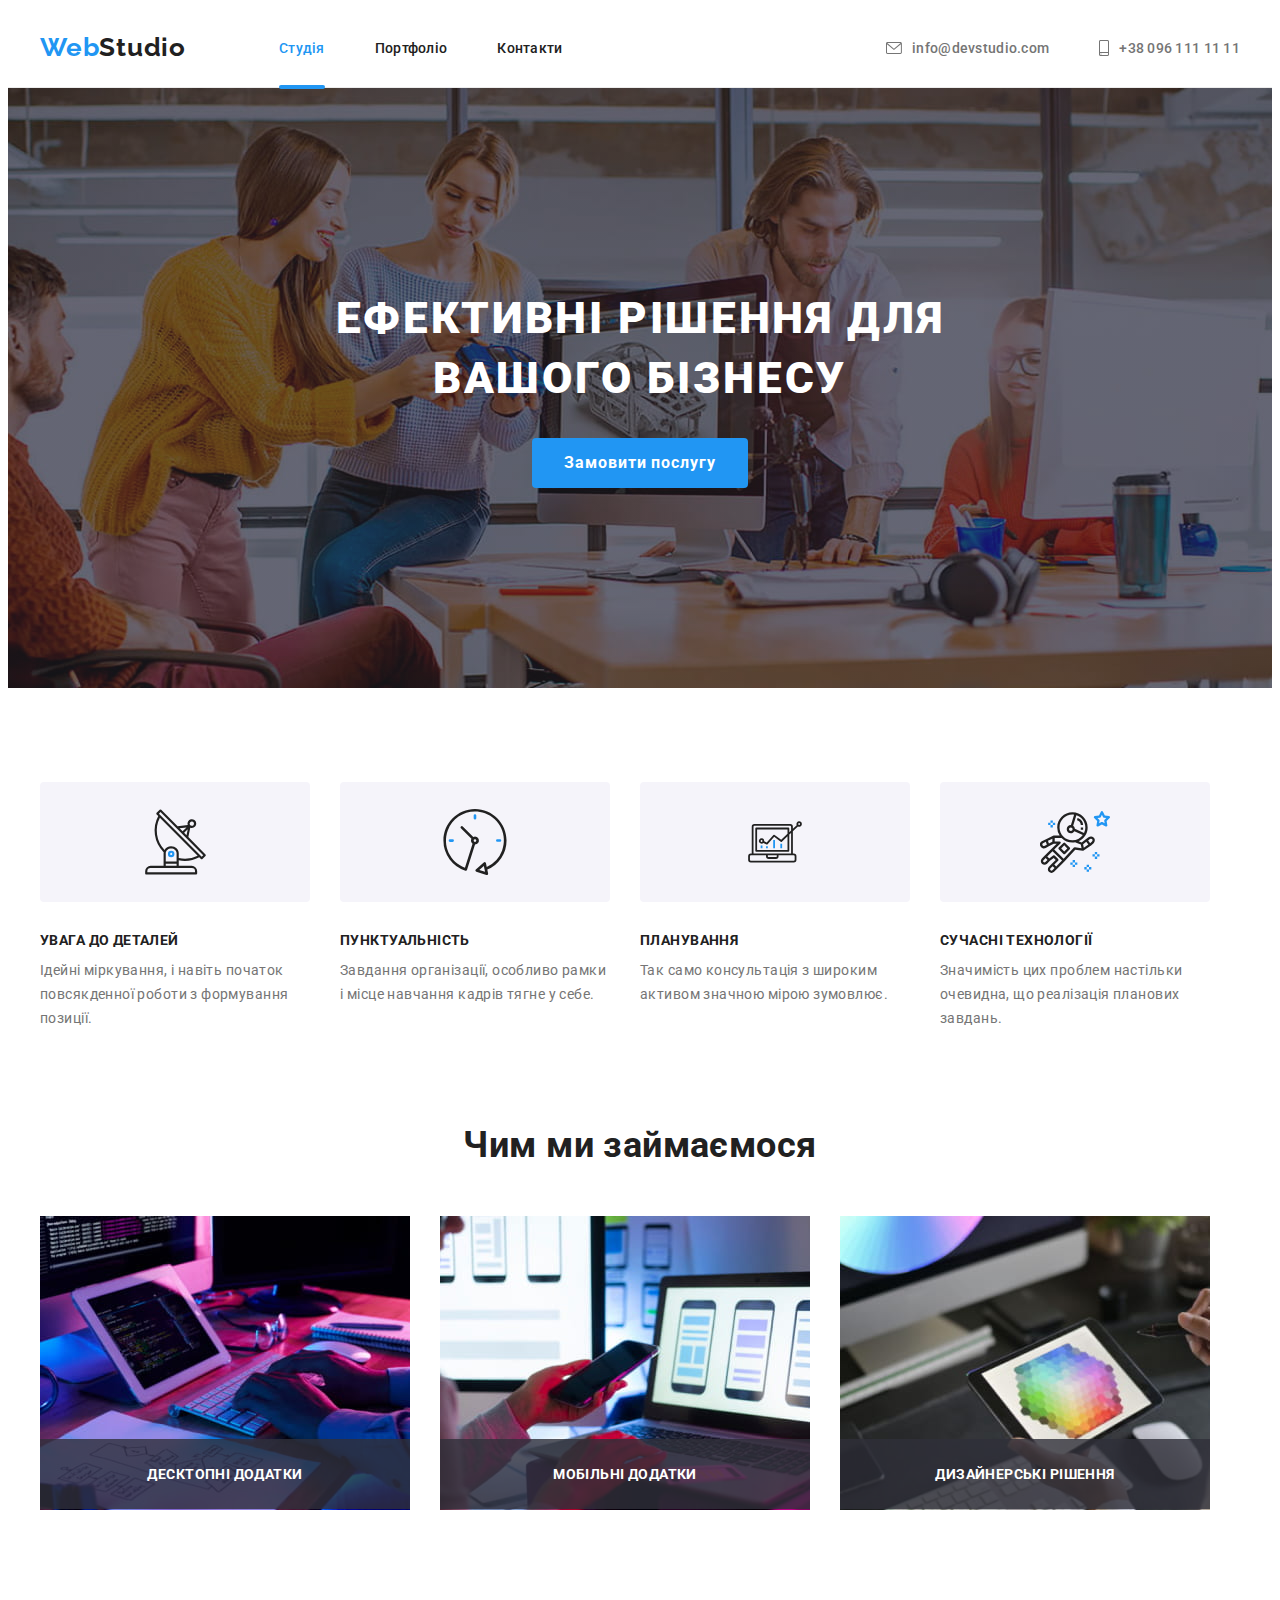
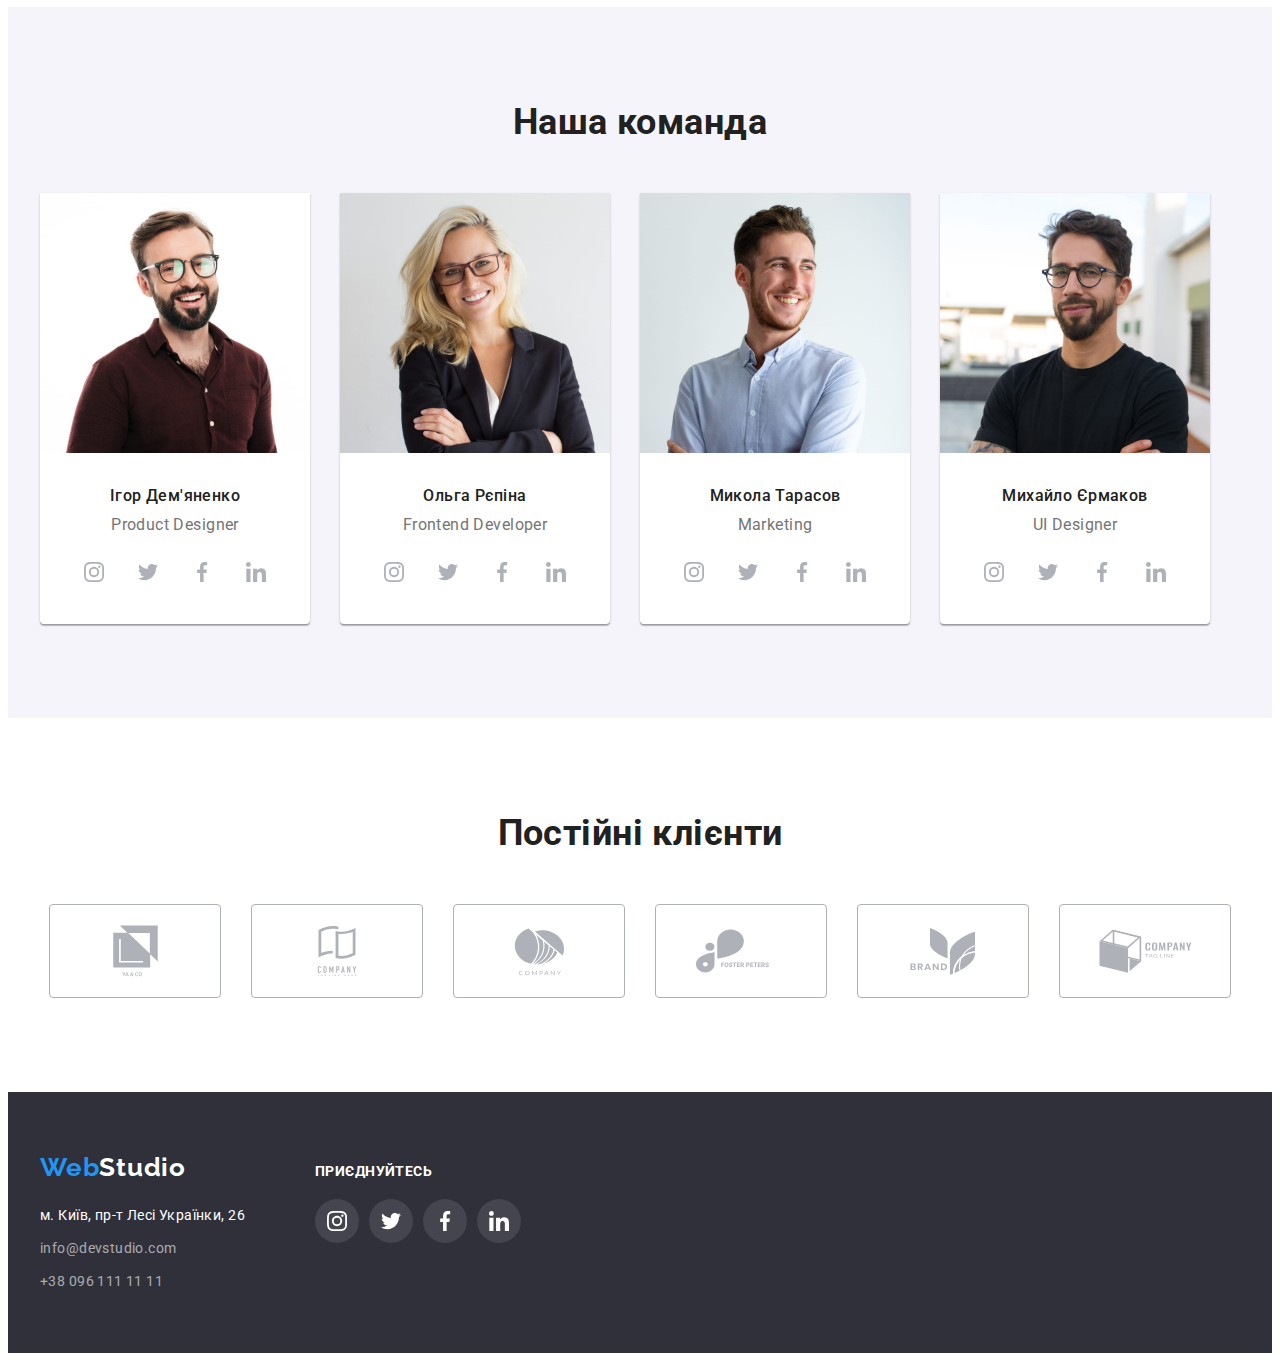
<file: index.html>
<!DOCTYPE html>
<html lang="uk">
  <head>
    <meta charset="UTF-8" />
    <meta http-equiv="X-UA-Compatible" content="IE=edge" />
    <meta name="viewport" content="width=device-width, initial-scale=1.0" />
    <meta name="description" content="Студія веб-розробки" />
    <link rel="stylesheet" href="https://cdnjs.cloudflare.com/ajax/libs/modern-normalize/1.1.0/modern-normalize.min.css" integrity="sha512-wpPYUAdjBVSE4KJnH1VR1HeZfpl1ub8YT/NKx4PuQ5NmX2tKuGu6U/JRp5y+Y8XG2tV+wKQpNHVUX03MfMFn9Q==" crossorigin="anonymous" referrerpolicy="no-referrer" />
    <link rel="stylesheet" href="./css/styles.css" />
    <link rel="preconnect" href="https://fonts.googleapis.com">
    <link rel="preconnect" href="https://fonts.gstatic.com" crossorigin>
    <link href="https://fonts.googleapis.com/css2?family=Raleway:wght@700&family=Roboto:wght@400;500;700;900&display=swap" rel="stylesheet">
    <title>Студія</title>
  </head>
  <body>
    <!-- Шапка сторінки -->
    <header>
      <div class="container header-container">
        <a href="./index.html" class="link-logo">Web<span class="studio">Studio</span></a>
        <nav class="header-nav">
          <ul class="list-heder">
            <li class=""><a href="" class="link-studio-actively">Студія</a></li>
            <li class=""><a href="./portfolio.html" class="link-portfolio">Портфоліо</a></li>
            <li class=""><a href="" class="link-contacts">Контакти</a></li>
          </ul>
        </nav>
        <!-- Контакти -->
          <ul class="list-contacts">
            <li>
              <a class="link-email" href="mailto:info@devstudio.com">
                <svg class="envelope" width="16" height="12">
                <use href="./images/icons.svg#envelope"></use>
              </svg>info@devstudio.com</a>
            </li>
            <li>
              <a class="link-tel" href="tel:+380961111111"><svg class="smartphone" width="10" height="16">
                <use href="./images/icons.svg#smartphone"></use>
              </svg>+38 096 111 11 11</a>
            </li>
          </ul>
      </div>  
    </header>
    <!-- Контент сторінки -->
    <main>
      <!-- Коробка з назвою -->
      <section class="section hero">
        <div class="container">
          <h1 class="main-name">Ефективні рішення для вашого бізнесу</h1>
          <button type="button" class="button" data-modal-open>Замовити послугу</button>

            
        </div>
      </section>
      <!-- Корпоративні якості -->
      <section class="section qualities">
        <div class="container">
          <h2 class="visually-hidden">Корпоративні якості</h2>
          <ul class="list">
            <li class="qualities-item">
              <div class="plate">
              <svg width="65" height="70">
                <use href="./images/icons.svg#antenna"></use>
              </svg>
              </div>
              <h3 class="list-acquirement">УВАГА ДО ДЕТАЛЕЙ</h3>
              <p class="list-acquirement-text">Ідейні міркування, і навіть початок повсякденної роботи з формування позиції.</p>
            </li>
            <li class="qualities-item">
              <div class="plate">
              <svg width="66" height="70">
                <use href="./images/icons.svg#clock"></use>
              </svg>  
              </div>
              <h3 class="list-acquirement">ПУНКТУАЛЬНІСТЬ</h3>
              <p class="list-acquirement-text">Завдання організації, особливо рамки і місце навчання кадрів тягне у себе.</p>
            </li>
            <li class="qualities-item">
              <div class="plate">
              <svg width="70" height="53.69">
                <use href="./images/icons.svg#diagram"></use>
              </svg>  
              </div>
              <h3 class="list-acquirement">ПЛАНУВАННЯ</h3>
              <p class="list-acquirement-text">Так само консультація з широким активом значною мірою зумовлює.</p>
            </li>
            <li class="qualities-item">
              <div class="plate">
              <svg width="70" height="70">
                <use href="./images/icons.svg#astronaut"></use>
              </svg>  
              </div>
              <h3 class="list-acquirement">СУЧАСНІ ТЕХНОЛОГІЇ</h3>
              <p class="list-acquirement-text">Значимість цих проблем настільки очевидна, що реалізація планових завдань.</p>
            </li>
          </ul>
        </div>
      </section>
      <!-- Картинки занять -->
      <section class="section pictures">
        <div class="container">
          <h2 class="section-title">Чим ми займаємося</h2>
          <ul class="list">
            <li>
              <div class="box-1">
                <img 
                  src="./images/img1.jpg"
                  alt="Програмування за планшетом"
                  width="370"
                  height="294"
                />
                <div class="box-1-1"><h3 class="picture-of-classes">Десктопні додатки</h3></div>
              </div>
            </li>
            <li>
              <div class="box-2">
                <img
                  src="./images/img2.jpg"
                  alt="Програмування за комп'ютером"
                  width="370"
                  height="294"
                />
                <div class="box-1-1"><h3 class="picture-of-classes">Мобільні додатки</h3></div>
              </div>
            </li>
            <li>
              <div class="box-3">
                <img
                  src="./images/img3.jpg"
                  alt="Програмування за планшетом, вибір кольорів"
                  width="370"
                  height="294"
                />
                <div class="box-1-1"><h3 class="picture-of-classes">Дизайнерські рішення</h3></div>
              </div>
            </li>
          </ul>
        </div>
      </section>
      <!-- Команда спеціалістів -->
      <section class="section section-people">
        <div class="container">
          <h2 class="section-title">Наша команда</h2>
          <ul class="list">
            <li class="photo">
              <div class="team-wraper">
                <img
                  src="./images/ihor_demyanenko.jpg"
                  alt="Фото Ігор Дем'яненко"
                  width="270"
                  height="260"
                />
                <h3 class="user-name">Ігор Дем'яненко</h3>
                <p class="profession">Product Designer</p>
                <ul class="social-link">
                  <li>
                    <a class="social-network" href="https://www.instagram.com/" target="_blank" rel="nofollow noreferrer noopener"><svg  class="toils-picture" width="20" height="20">
                    <use href="./images/icons.svg#instagram"></use>
                    </svg></a>
                  </li>
                  <li>
                    <a class="social-network" href="https://twitter.com/" target="_blank" rel="nofollow noreferrer noopener"><svg class="toils-picture" width="20" height="20">
                    <use href="./images/icons.svg#twitter"></use>
                    </svg></a>
                  </li>
                  <li>
                    <a class="social-network" href="https://www.facebook.com/" target="_blank" rel="nofollow noreferrer noopener"><svg class="toils-picture" width="20" height="20">
                    <use href="./images/icons.svg#facebook"></use>
                    </svg></a>
                  </li>
                  <li>
                    <a class="social-network" href="https://www.linkedin.com/" target="_blank" rel="nofollow noreferrer noopener"><svg class="toils-picture" width="20" height="20">
                    <use href="./images/icons.svg#linkedin"></use>
                    </svg></a>
                  </li>
                </ul>
              </div>
            <li class="photo">
              <div class="team-wraper">
                <img src="./images/olga_repina.jpg" alt="Фото Ольга Рєпіна" width="270" height="260" />
                <h3 class="user-name">Ольга Рєпіна</h3>
                <p class="profession">Frontend Developer</p>
                <ul class="social-link">
                  <li>
                    <a class="social-network" href="https://www.instagram.com/" target="_blank" rel="nofollow noreferrer noopener"><svg  class="toils-picture" width="20" height="20">
                    <use href="./images/icons.svg#instagram"></use>
                    </svg></a>
                  </li>
                  <li>
                    <a class="social-network" href="https://twitter.com/" target="_blank" rel="nofollow noreferrer noopener"><svg class="toils-picture" width="20" height="20">
                    <use href="./images/icons.svg#twitter"></use>
                    </svg></a>
                  </li>
                  <li>
                    <a class="social-network" href="https://www.facebook.com/" target="_blank" rel="nofollow noreferrer noopener"><svg class="toils-picture" width="20" height="20">
                    <use href="./images/icons.svg#facebook"></use>
                    </svg></a>
                  </li>
                  <li>
                    <a class="social-network" href="https://www.linkedin.com/" target="_blank" rel="nofollow noreferrer noopener"><svg class="toils-picture" width="20" height="20">
                    <use href="./images/icons.svg#linkedin"></use>
                    </svg></a>
                  </li>
                </ul>
              </div>
            </li>
            <li class="photo">
              <div class="team-wraper">
                <img
                  src="./images/mykola_tarasov.jpg"
                  alt="Фото Микола Тарасов"
                  width="270"
                  height="260"
                />
                <h3 class="user-name">Микола Тарасов</h3>
                <p class="profession">Marketing</p>
                <ul class="social-link">
                  <li>
                    <a class="social-network" href="https://www.instagram.com/" target="_blank" rel="nofollow noreferrer noopener"><svg  class="toils-picture" width="20" height="20">
                    <use href="./images/icons.svg#instagram"></use>
                    </svg></a>
                  </li>
                  <li>
                    <a class="social-network" href="https://twitter.com/" target="_blank" rel="nofollow noreferrer noopener"><svg class="toils-picture" width="20" height="20">
                    <use href="./images/icons.svg#twitter"></use>
                    </svg></a>
                  </li>
                  <li>
                    <a class="social-network" href="https://www.facebook.com/" target="_blank" rel="nofollow noreferrer noopener"><svg class="toils-picture" width="20" height="20">
                    <use href="./images/icons.svg#facebook"></use>
                    </svg></a>
                  </li>
                  <li>
                    <a class="social-network" href="https://www.linkedin.com/" target="_blank" rel="nofollow noreferrer noopener"><svg class="toils-picture" width="20" height="20">
                    <use href="./images/icons.svg#linkedin"></use>
                    </svg></a>
                  </li>
                </ul>
              </div>
            </li>
            <li class="photo">
              <div class="team-wraper">
                <img
                  src="./images/mykhailo_yermakov.jpg"
                  alt="Фото Михайло Єрмаков"
                  width="270"
                  height="260"
                />
                <h3 class="user-name">Михайло Єрмаков</h3>
                <p class="profession">UI Designer</p>
                <ul class="social-link">
                  <li>
                    <a class="social-network" href="https://www.instagram.com/" target="_blank" rel="nofollow noreferrer noopener"><svg  class="toils-picture" width="20" height="20">
                    <use href="./images/icons.svg#instagram"></use>
                    </svg></a>
                  </li>
                  <li>
                    <a class="social-network" href="https://twitter.com/" target="_blank" rel="nofollow noreferrer noopener"><svg class="toils-picture" width="20" height="20">
                    <use href="./images/icons.svg#twitter"></use>
                    </svg></a>
                  </li>
                  <li>
                    <a class="social-network" href="https://www.facebook.com/" target="_blank" rel="nofollow noreferrer noopener"><svg class="toils-picture" width="20" height="20">
                    <use href="./images/icons.svg#facebook"></use>
                    </svg></a>
                  </li>
                  <li>
                    <a class="social-network" href="https://www.linkedin.com/" target="_blank" rel="nofollow noreferrer noopener"><svg class="toils-picture" width="20" height="20">
                    <use href="./images/icons.svg#linkedin"></use>
                    </svg></a>
                  </li>
                </ul>
              </div>
            </li>
          </ul>
        </div>
      </section>
                <!-- Постійні клієнти -->
      <section class="section">
        <div class="container">
          <h2 class="section-title">Постійні клієнти</h2>
          <ul class="clientage">
            <li class="">
              <a href="" class="regular-customers"><svg class="box-client" width="51" height="56">
                  <use href="./images/icons.svg#yaco"></use>
                  </svg></a>
            </li>
            <li>
              <a href="" class="regular-customers"><svg class="box-client" width="50" height="62">
                  <use href="./images/icons.svg#tagline_here"></use>
                  </svg></a>
            </li>
            <li>
              <a href="" class="regular-customers"><svg class="box-client" width="53" height="51">
                  <use href="./images/icons.svg#company"></use>
                  </svg></a>
            </li>
            <li>
              <a href="" class="regular-customers"><svg class="box-client" width="134" height="90">
                  <use href="./images/icons.svg#foster_peters"></use>
                  </svg></a>
            </li>
            <li>
              <a href="" class="regular-customers"><svg class="box-client" width="82" height="65">
                  <use href="./images/icons.svg#brand"></use>
                  </svg></a>
            </li>
            <li>
              <a href="" class="regular-customers"><svg class="box-client" width="153" height="92">
                  <use href="./images/icons.svg#tag_line"></use>
                  </svg></a>
            </li>
          </ul>
        </div>
      </section>
    </main>
    <!-- Підвал сайту -->
    <footer class="footer">
            <div class="backdrop is-hidden" data-modal>
              <div class="modal">
                    <p>
                    </p>
                <button class="modal-btn" data-modal-close>
                  <svg class="x" width="18" height="18">
                    <use href="./images/icons.svg#x"></use>
                  </svg>
                </button>
              </div>
            </div>
        <div class="container footer-container">
          <div class="wrapper-address">
            <a href="./index.html" class="link-logo2">Web<span class="studio-2">Studio</span></a>
            <address>
              <ul class="list-footer">
                <li class="location">
                  <a
                    href="https://goo.gl/maps/anYDDAXLJ23gka5G6"
                    target="_blank"
                    rel="nofollow noreferrer noopener"
                    class="link-2"
                    >м. Київ, пр-т Лесі Українки, 26</a
                  >
                </li>
                <li class="internet-mail"><a href="mailto:info@devstudio.com" class="link-email-2">info@devstudio.com</a></li>
                <li class="phone-connection"><a href="tel:+380961111111" class="link-tel-2">+38 096 111 11 11</a></li>
              </ul>
            </address>
          </div>
          <div class="social-wrapper">
            <b class="accession">приєднуйтесь</b>
            <ul class="social-link">
              <li>
                <a class="social-network-below" href="https://www.instagram.com/" target="_blank" rel="nofollow noreferrer noopener"><svg width="20" height="20">
                <use href="./images/icons.svg#instagram"></use>
                </svg></a>
              </li>
              <li>
                <a class="social-network-below" href="https://twitter.com/" target="_blank" rel="nofollow noreferrer noopener"><svg width="20" height="20">
                <use href="./images/icons.svg#twitter"></use>
                </svg></a>
              </li>
              <li>
                <a class="social-network-below" href="https://www.facebook.com/" target="_blank" rel="nofollow noreferrer noopener"><svg width="20" height="20">
                <use href="./images/icons.svg#facebook"></use>
                </svg></a>
              </li>
              <li>
                <a class="social-network-below" href="https://www.linkedin.com/" target="_blank" rel="nofollow noreferrer noopener"><svg width="20" height="20">
                <use href="./images/icons.svg#linkedin"></use>
                </svg></a>
              </li>
            </ul>
          </div>
        </div>
    </footer>
    
    <script src="./js/modal.js"></script>
  </body>
</html>
</file>
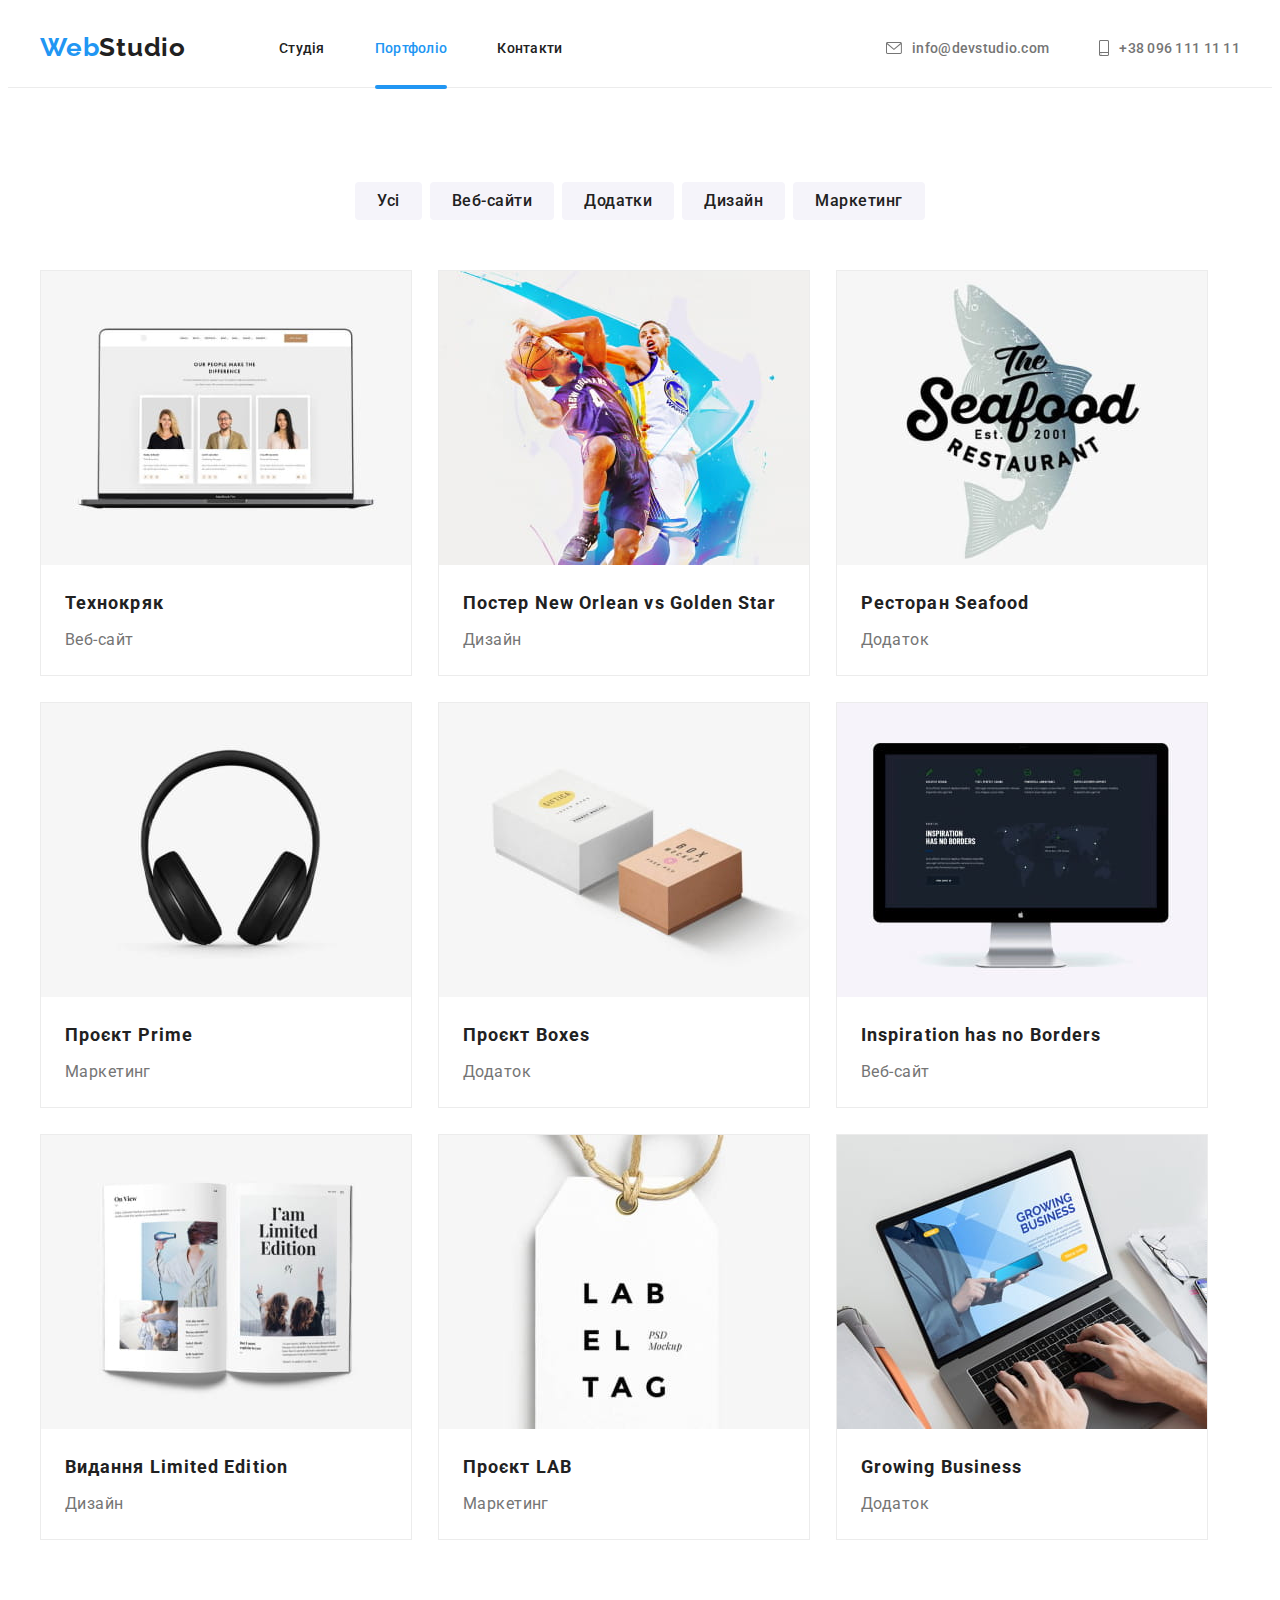
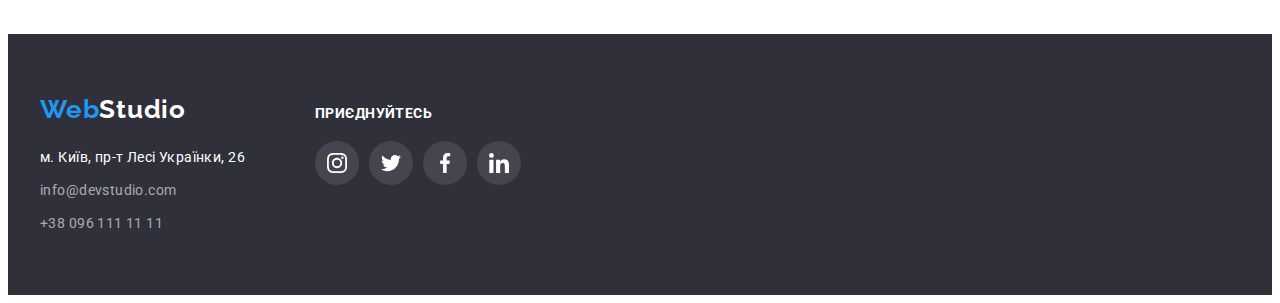
<file: portfolio.html>
<!DOCTYPE html>
<html lang="uk">
  <head>
    <meta charset="UTF-8" />
    <meta http-equiv="X-UA-Compatible" content="IE=edge" />
    <meta name="viewport" content="width=device-width, initial-scale=1.0" />
    <link rel="stylesheet" href="https://cdnjs.cloudflare.com/ajax/libs/modern-normalize/1.1.0/modern-normalize.min.css" integrity="sha512-wpPYUAdjBVSE4KJnH1VR1HeZfpl1ub8YT/NKx4PuQ5NmX2tKuGu6U/JRp5y+Y8XG2tV+wKQpNHVUX03MfMFn9Q==" crossorigin="anonymous" referrerpolicy="no-referrer" />
    <link rel="stylesheet" href="./css/styles.css" />
    <link rel="preconnect" href="https://fonts.googleapis.com">
    <link rel="preconnect" href="https://fonts.gstatic.com" crossorigin>
    <link href="https://fonts.googleapis.com/css2?family=Raleway:wght@700&family=Roboto:wght@400;500;700;900&display=swap" rel="stylesheet">
    <title>Портфоліо</title>
  </head>
  <body>
    <!-- Шапка сторінки -->
    <header>
      <div class="container header-container">
        <a href="./index.html" class="link-logo">Web<span class="studio">Studio</span></a>
        <nav class="header-nav">
          <ul class="list-heder">
            <li class=""><a href="./index.html" class="link-studio">Студія</a></li>
            <li class=""><a href="" class="link-portfolio-actively">Портфоліо</a></li>
            <li class=""><a href="" class="link-contacts">Контакти</a></li>
          </ul>
        </nav>
        <!-- Контакти -->
          <ul class="list-contacts">
            <li>
              <a class="link-email" href="mailto:info@devstudio.com"><svg class="envelope" width="16" height="12">
                <use href="./images/icons.svg#envelope"></use></svg>info@devstudio.com</a>
            </li>
            <li>
              <a class="link-tel" href="tel:+380961111111"><svg class="smartphone" width="10" height="16">
                <use href="./images/icons.svg#smartphone"></use></svg>+38 096 111 11 11</a>
            </li>
          </ul>
      </div>
    </header>
    <!--Блок портфоліо-->
    <main>
      <section class="section">
        <div class="container">
          <h1 class="visually-hidden">Портфоліо</h1>
          <ul class="button-list">
            <li><button class="button-assortment" type="button">Усі</button></li>
            <li><button class="button-assortment" type="button">Веб-сайти</button></li>
            <li><button class="button-assortment" type="button">Додатки</button></li>
            <li><button class="button-assortment" type="button">Дизайн</button></li>
            <li><button class="button-assortment" type="button">Маркетинг</button></li>
          </ul>
          <ul class="project-list">
            <li class="project-team">
              <a href="" class="project-list-list">
                <div class="box-project-1">           
                  <img
                    src="./images/technocrack.jpg"
                    alt="Комп'ютер із зображенням сайту технокряк"
                    width="370"
                    height="294"
                  />
                  <div class="box-project-2">Ресурс пропонує комплексні пропозиції з різним рівнем функціоналу та сервісів. Все це дозволить відвідувачу отримати вичерпні відомості про компанію чи приватну особу.</div>
                </div>
                <h2 class="project-title">Технокряк</h2>
                <p class="project-text">Веб-сайт</p>
              </a>
            </li>                        
            <li class="project-team">
              <a href="" class="project-list-list">
                <div class="box-project-1">
                  <img
                    src="./images/new_orleans_vs_golden_star_poster.jpg"
                    alt="Постер Новий Орлеан проти Голден Стар"
                    width="370"
                    height="294"
                  />
                  <div class="box-project-2">Ресурс пропонує комплексні пропозиції з різним рівнем функціоналу та сервісів. Все це дозволить відвідувачу отримати вичерпні відомості про компанію чи приватну особу.</div>
                </div>
                <h2 class="project-title">Постер New Orlean vs Golden Star</h2>
                <p class="project-text">Дизайн</p>
              </a>
            </li>            
            <li class="project-team">
              <a href="" class="project-list-list">
                <div class="box-project-1">
                  <img
                    src="./images/seafood_restaurant.jpg"
                    alt="Ресторан морепродукти"
                    width="370"
                    height="294"
                  />
                  <div class="box-project-2">Ресурс пропонує комплексні пропозиції з різним рівнем функціоналу та сервісів. Все це дозволить відвідувачу отримати вичерпні відомості про компанію чи приватну особу.</div>
                </div>
                <h2 class="project-title">Ресторан Seafood</h2>
                <p class="project-text">Додаток</p>
              </a>
            </li>
            <li class="project-team">
              <a href="" class="project-list-list">
                <div class="box-project-1">
                  <img src="./images/project_prime.jpg" alt="Проєкт Прем'єр" width="370" height="294" />
                  <div class="box-project-2">Ресурс пропонує комплексні пропозиції з різним рівнем функціоналу та сервісів. Все це дозволить відвідувачу отримати вичерпні відомості про компанію чи приватну особу.</div>
                </div>
                <h2 class="project-title">Проєкт Prime</h2>
                <p class="project-text">Маркетинг</p>
              </a>
            </li>
            <li class="project-team">
              <a href="" class="project-list-list">
                <div class="box-project-1">
                  <img src="./images/boxes_project.jpg" alt="Проєкт Коробки" width="370" height="294" />
                  <div class="box-project-2">Ресурс пропонує комплексні пропозиції з різним рівнем функціоналу та сервісів. Все це дозволить відвідувачу отримати вичерпні відомості про компанію чи приватну особу.</div>
                </div>
                <h2 class="project-title">Проєкт Boxes</h2>
                <p class="project-text">Додаток</p>
              </a>
            </li>
            <li class="project-team">
              <a href="" class="project-list-list">
                <div class="box-project-1">
                  <img
                    src="./images/inspiration_has_no_borders.jpg"
                    alt="Комп'ютер із зображенням сайту Натхнення не має кордонів"
                    width="370"
                    height="294"
                  />
                  <div class="box-project-2">Ресурс пропонує комплексні пропозиції з різним рівнем функціоналу та сервісів. Все це дозволить відвідувачу отримати вичерпні відомості про компанію чи приватну особу.</div>
                </div>
                <h2 class="project-title">Inspiration has no Borders</h2>
                <p class="project-text">Веб-сайт</p>
              </a>
            </li>
            <li class="project-team">
              <a href="" class="project-list-list">
                <div class="box-project-1">
                  <img
                    src="./images/edition_limited_edition.jpg"
                    alt="Видання Обмежене видання"
                    width="370"
                    height="294"
                  />
                  <div class="box-project-2">Ресурс пропонує комплексні пропозиції з різним рівнем функціоналу та сервісів. Все це дозволить відвідувачу отримати вичерпні відомості про компанію чи приватну особу.</div>
                </div>
                <h2 class="project-title">Видання Limited Edition</h2>
                <p class="project-text">Дизайн</p>
              </a>
            </li>
            <li class="project-team">
              <a href="" class="project-list-list">
                <div class="box-project-1">
                  <img src="./images/lab_project.jpg" alt="Проєкт ЛАБ" width="370" height="294" />
                  <div class="box-project-2">Ресурс пропонує комплексні пропозиції з різним рівнем функціоналу та сервісів. Все це дозволить відвідувачу отримати вичерпні відомості про компанію чи приватну особу.</div>
                </div>
                <h2 class="project-title">Проєкт LAB</h2>
                <p class="project-text">Маркетинг</p>
              </a>
            </li>
            <li class="project-team">
              <a href="" class="project-list-list">
                <div class="box-project-1">
                  <img
                    src="./images/growing_business.jpg"
                    alt="Комп'ютер із зображенням сайту Зростаючий бізнес"
                    width="370"
                    height="294"
                  />
                  <div class="box-project-2">Ресурс пропонує комплексні пропозиції з різним рівнем функціоналу та сервісів. Все це дозволить відвідувачу отримати вичерпні відомості про компанію чи приватну особу.</div>
                </div>
                <h2 class="project-title">Growing Business</h2>
                <p class="project-text">Додаток</p>
              </a>
            </li>
          </ul>
        </div>
      </section>
    </main>
    <!-- Підвал сайту -->
    <footer class="footer">
      <div class="container footer-container">
        <div class="wrapper-address">
          <a href="./index.html" class="link-logo3">Web<span class="studio-2">Studio</span></a>
          <address>
            <ul class="list-footer">
              <li class="location">
                <a
                  href="https://goo.gl/maps/anYDDAXLJ23gka5G6"
                  target="_blank"
                  rel="nofollow noreferrer noopener"
                  class="link-2"
                  >м. Київ, пр-т Лесі Українки, 26</a
                >
              </li>
              <li class="internet-mail"><a href="mailto:info@devstudio.com" class="link-email-2">info@devstudio.com</a></li>
              <li class="phone-connection"><a href="tel:+380961111111" class="link-tel-2">+38 096 111 11 11</a></li>
            </ul>
          </address>
        </div>
        <div class="social-wrapper">
          <b class="accession">приєднуйтесь</b>
          <ul class="social-link">
            <li>
              <a class="social-network-below" href="https://www.instagram.com/" target="_blank" rel="nofollow noreferrer noopener"><svg width="20" height="20">
              <use href="./images/icons.svg#instagram"></use>
              </svg></a>
            </li>
            <li>
              <a class="social-network-below" href="https://twitter.com/" target="_blank" rel="nofollow noreferrer noopener"><svg width="20" height="20">
              <use href="./images/icons.svg#twitter"></use>
              </svg></a>
            </li>
            <li>
              <a class="social-network-below" href="https://www.facebook.com/" target="_blank" rel="nofollow noreferrer noopener"><svg width="20" height="20">
              <use href="./images/icons.svg#facebook"></use>
              </svg></a>
            </li>
            <li>
              <a class="social-network-below" href="https://www.linkedin.com/" target="_blank" rel="nofollow noreferrer noopener"><svg width="20" height="20">
              <use href="./images/icons.svg#linkedin"></use>
              </svg></a>
            </li>
          </ul>
        </div>
      </div>
    </footer>
  </body>
</html>
</file>
<file: css/styles.css>
html {
  box-sizing: border-box;
}

/* http://meyerweb.com/eric/tools/css/reset/ 
   v2.0 | 20110126
   License: none (public domain)
*/

h1, h2, h3, p, ul {
	margin: 0;
	padding: 0;
	border: 0;

}
/* HTML5 display-role reset for older browsers */
ul {
	list-style: none;

}

:root {
  /* Основний колір тексту */
  --text-cl: #212121;
  --text-cl2: #757575;
  --brand-color:#2F303A;
  --brand-color2:#2196f3;
  --text-button-color: #ffffff;
  --button-assortment-background-color: #F5F4FA;
}

/* font-size: 18px;
line-heigt: calc(30 / 18); */
/* line-heigt:1,66666667 (30) */

/* button */

.visually-hidden {
  position: absolute;
  width: 1px;
  height: 1px;
  margin: -1px;
  border: 0;
  padding: 0;
  white-space: nowrap;
  clip-path: inset(100%);
  clip: rect(0 0 0 0);
  overflow: hidden;
}

.section {
  padding-top: 94px;
  padding-bottom: 94px;
}

.container {
  width: 1200px;
  padding-left: 15px;
  padding-right: 15px;
  margin: 0 auto;
}

.button {
  background-color: var(--brand-color2);
  color: var(--text-button-color);
  cursor: pointer;
font-family: 'Roboto';
font-style: normal;
font-weight: 700;
font-size: 16px;
line-height: calc( 30 / 16 );


align-items: center;
text-align: center;
letter-spacing: 0.06em;

border: none;

  border-radius: 4px;
  padding: 10px 32px;





}

.button-assortment {
  color: var(--text-cl);
  background-color: var(--button-assortment-background-color);

  font-family: 'Roboto';
font-style: normal;
font-weight: 500;
font-size: 16px;
line-height: calc(26 / 16);

text-align: center;
letter-spacing: 0.03em;
border: none;
border-radius: 4px;
padding: 6px 22px;
  cursor: pointer;

    transition-property: background-color, color, box-shadow;

  transition-duration: 250ms;
  transition-timing-function: cubic-bezier(0.4, 0, 0.2, 1);
}


.button-assortment:hover,
.button-assortment:focus {
  background-color: var(--brand-color2);
  color: var(--text-button-color);
  box-shadow: 0px 4px 4px 0px rgba(0, 0, 0, 25%);
}

address {
  font-style: normal;
}
body {
  letter-spacing: 0.03em;
  font-family: 'Raleway', sans-serif;
  font-family: 'Roboto', sans-serif;
  font-size: 14px;
  color: var(--text-cl);
}
/* Логотип */

.studio {
  color: var(--text-cl);
  font-family: 'Raleway';
font-style: normal;
font-weight: 700;
font-size: 26px;
line-height: calc(31/26);

letter-spacing: 0.03em;
}

.studio-2 {
    color: var(--text-button-color);
  font-family: 'Raleway';
font-style: normal;
font-weight: 700;
font-size: 26px;
line-height: calc(31/26);

letter-spacing: 0.03em;
}

.link-logo {
font-family: 'Raleway';
font-style: normal;
font-weight: 700;
font-size: 26px;
line-height: calc(31/26);

letter-spacing: 0.03em;

color: var(--brand-color2);

  text-decoration: none;
  list-style: none;

  margin-right: 93px;

  display: flex;
  align-items: center;
}

header {
  padding-top: 24px;
  padding-bottom: 24px;
    border-bottom: 1px solid #ECECEC;
}

.project-team {
  border: 1px solid #ECECEC;
}

/* .project-team:hover,
.project-team:focus {
  box-shadow: 0px 4px 4px 0px rgba(0, 0, 0, 25%);
} */

.project-list-list {
  text-decoration: none;
  display: block;

    transition-property: box-shadow;

  transition-duration: 250ms;
  transition-timing-function: cubic-bezier(0.4, 0, 0.2, 1);
}

.project-list-list:hover,
.project-list-list:focus {
  box-shadow: 0px 4px 4px 0px rgba(0, 0, 0, 25%);
}

.header-container {
  display: flex;
} 

.header-nav {
display: flex;
align-items: center;
}


.link-logo2 {
font-family: 'Raleway';
font-style: normal;
font-weight: 700;
font-size: 26px;
line-height: calc(31/26);
/* identical to box height */

letter-spacing: 0.03em;

color: var(--brand-color2);

  text-decoration: none;
  list-style: none;

  display: block;

  margin-bottom: 20px;
}

.link-logo3 {
font-family: 'Raleway';
font-style: normal;
font-weight: 700;
font-size: 26px;
line-height: calc(31/26);

letter-spacing: 0.03em;

color: var(--brand-color2);

  text-decoration: none;
  list-style: none;

  display: block;

  margin-bottom: 20px;
}

.list {
  text-decoration: none;
  list-style: none;
  display: flex;
  gap: 30px;
  /* justify-content: center; */
}

.list-contacts,
.list-heder {
  gap: 50px;
  display: flex;
  align-items: center;
}

.list-contacts {
  display: flex;
  gap: 50px;
  margin-left: auto;
}
.link:hover,
.link:focus {
  color: var(--brand-color2);
  cursor: pointer;
  text-decoration: none;
}
.link:active {
  color: var(--brand-color2);
  text-decoration: none;
}

.pictures {
padding-top: 0px;
}

.pictures {
  padding-top: 0px;
}

.our-classes {
  display: flex;
  flex-direction: column;
  
}

.hero {
background-color: var(--brand-color);
padding-top: 200px;
padding-bottom: 200px;
text-align: center;
max-width: 1600px;
margin-left: auto;
margin-right: auto;
background-image: linear-gradient(to right, rgba(49, 48, 58, 0.4),rgba(49, 48, 58, 0.4)) ,url(../images/picture.jpg);
background-position: center;
background-repeat: no-repeat;
background-size: cover;
}

.container-name {
text-align: center;
} 

.qualities {
padding-top: 94px;
}

.qualities-item {
  width: 270px;
}

.corporate-qualities {
  display: flex;
}

.section-people {
  background-color: var(--button-assortment-background-color);
}

.people-team {
  /* display: flex;
  flex-direction: column;
  align-items: center; */
    justify-content: center;
}

.link-studio {
font-family: 'Roboto';
font-style: normal;
font-weight: 500;
font-size: 14px;
line-height: calc(16/14);
letter-spacing: 0.02em;

color: var(--text-cl);

  cursor: pointer;
  text-decoration: none;

  transition-property: color;
  transition-duration: 250ms;
  transition-timing-function: cubic-bezier(0.4, 0, 0.2, 1);
}

.link-studio-actively {
font-family: 'Roboto';
font-style: normal;
font-weight: 500;
font-size: 14px;
line-height: calc(16/14);
letter-spacing: 0.02em;

color: var(--brand-color2);

  cursor: pointer;
  text-decoration: none;
  position: relative;
  padding-bottom: 33px;

}

.link-studio-actively::after {
content: '';
display: block;
width: 100%;
height: 4px;
background-color: #2196f3;
position: absolute;
left: 0;
bottom: 0;
border-radius: 2px;
}

.link-studio:hover,
.link-studio:focus {
  color: var(--brand-color2);
  cursor: pointer;
  text-decoration: none;
}

.link-portfolio {
font-weight: 500;
line-height: calc(16/14);
letter-spacing: 0.02em;

color: var(--text-cl);

  cursor: pointer;
  text-decoration: none;
  
  transition-property: color;
  transition-duration: 250ms;
  transition-timing-function: cubic-bezier(0.4, 0, 0.2, 1);
}

.link-portfolio-actively {
font-family: 'Roboto';
font-style: normal;
font-weight: 500;
font-size: 14px;
line-height: calc(16/14);
letter-spacing: 0.02em;

color: var(--brand-color2);

  cursor: pointer;
  text-decoration: none;
  position: relative;
  padding-bottom: 33px;
}

.link-portfolio-actively::after {
content: '';
display: block;
width: 100%;
height: 4px;
background-color: #2196f3;
position: absolute;
left: 0;
bottom: 0;
border-radius: 2px;
}

.link-portfolio:hover,
.link-portfolio:focus {
  color: var(--brand-color2);
  cursor: pointer;
  text-decoration: none;
  
}

.link-contacts {
font-family: 'Roboto';
font-style: normal;
font-weight: 500;
font-size: 14px;
line-height: calc(16/14);
letter-spacing: 0.02em;

color: var(--text-cl);

  cursor: pointer;
  text-decoration: none;

  transition-property: color;
  transition-duration: 250ms;
  transition-timing-function: cubic-bezier(0.4, 0, 0.2, 1);
}

.link-contacts:hover,
.link-contacts:focus {
  color: var(--brand-color2);
  cursor: pointer;
  text-decoration: none;
}

.link-email {
    text-decoration: none;
    font-weight: 500;
    line-height: calc(16/14);
    letter-spacing: 0.02em;
    color: var(--text-cl2);
display: flex;
gap: 10px;
align-items: center;

transition-property: color;
  transition-duration: 250ms;
  transition-timing-function: cubic-bezier(0.4, 0, 0.2, 1);
}

.link-email:hover,
.link-email:focus {
  color: var(--brand-color2);
  cursor: pointer;
  text-decoration: none;
}

.link-email-2:hover,
.link-email-2:focus {
  color: var(--brand-color2);
  cursor: pointer;
  text-decoration: none;
}

.envelope {
  fill:currentColor;
}

.envelope:hover,
.envelope:focus {
  fill:var(--brand-color2);
}



.link-tel {
      text-decoration: none;
    list-style: none;

font-family: 'Roboto';
font-style: normal;
font-weight: 500;
font-size: 14px;
line-height: calc(16/14);
letter-spacing: 0.02em;

color: var(--text-cl2);
display: flex;
gap: 10px;

transition-property: color;
  transition-duration: 250ms;
  transition-timing-function: cubic-bezier(0.4, 0, 0.2, 1);
}

.link-tel:hover,
.link-tel:focus {
  color: var(--brand-color2);
  cursor: pointer;
  text-decoration: none;
}

.link-tel-2:hover,
.link-tel-2:focus {
  color: var(--brand-color2);
  cursor: pointer;
  text-decoration: none;
}

.smartphone {
fill:currentColor;
}

.smartphone:hover,
.smartphone:focus {
fill:var(--brand-color2);
}
/* Шапка */

/* Ефективні рішення для вашого бізнесу */

.main-name {


font-weight: 900;
font-size: 44px;
line-height: calc(60/44);

text-align: center;
letter-spacing: 0.06em;
text-transform: uppercase;

color: var(--text-button-color);

margin-left: auto;
margin-right: auto;

width: 696px;

margin-bottom: 30px;
}

/* Особливості */

.list-acquirement {
  /* УВАГА ДО ДЕТАЛЕЙ */


font-size: 14px;
line-height: calc(16/14);

text-transform: uppercase;


}

.list-acquirement-text {

line-height: calc(24/14);
/* or 171% */



color: var(--text-cl2);

margin-top: 10px;
}

/* Чим ми займаємося */

.section-title {

font-size: 36px;
line-height: calc(42/36);
text-align: center;

margin-bottom: 50px;
}

.user-name {
font-weight: 500;
font-size: 16px;
line-height: calc(19/16);
/* identical to box height */

text-align: center;



padding-top: 30px;
margin-bottom: 10px;
}

.profession {

font-size: 16px;
line-height: calc(19/16);

text-align: center;


color: var(--text-cl2);

margin-bottom: 16px;

}
.footer {
  background-color: var(--brand-color);
padding-top: 60px;
padding-bottom: 60px;

}

.location {
margin-bottom: 9px;
}

.link-2 {

line-height: calc(24/14);
/* or 171% */



color: var(--text-button-color);

  text-decoration: none;
  list-style: none;

    display: block;

}

.internet-mail {
margin-bottom: 9px;
}

.link-email-2 {

line-height: calc(24/14);

color: rgba(255, 255, 255, 0.6);

  text-decoration: none;
  list-style: none;

      display: block;

        transition-property: color;

  transition-duration: 250ms;
  transition-timing-function: cubic-bezier(0.4, 0, 0.2, 1);
}

.phone-connection {
/* margin-bottom: 60px; */
}

.link-tel-2 {
  font-family: 'Roboto';
font-style: normal;
font-weight: 400;
font-size: 14px;
line-height: calc(24/14);

letter-spacing: 0.03em;

color: rgba(255, 255, 255, 0.6);

  text-decoration: none;
  list-style: none;

        display: block;

  transition-property: background-color color;

  transition-duration: 250ms;
  transition-timing-function: cubic-bezier(0.4, 0, 0.2, 1);
}

.project-title {

font-size: 18px;
line-height: calc(36/18);

letter-spacing: 0.06em;

color: var(--text-cl);

padding-top: 20px;
margin-bottom: 4px;
padding-left: 24px;
}

.project-text {

font-size: 16px;
line-height: calc(30/16);


color: var(--text-cl2);

padding-bottom: 20px;
padding-left: 24px;
}

/* .portfolio-block {
  width: 1170px;
  height: 1360px;
  display: flex;
} */

.project-list {
  display: flex;
  gap: 26px;
  flex-wrap: wrap;
}

.button-list {
  text-decoration: none;
  list-style: none;
  display: flex;
  gap: 8px;
justify-content: center;
margin-bottom: 50px;
}

.photo {
  background: var(--text-button-color);
/* material shadow v1 */

box-shadow: 0px 1px 3px rgba(0, 0, 0, 0.12), 0px 1px 1px rgba(0, 0, 0, 0.14), 0px 2px 1px rgba(0, 0, 0, 0.2);
border-radius: 0px 0px 4px 4px;
}

.plate {
  display: flex;
  background-color: var(--button-assortment-background-color);
  justify-content: center;
  align-items: center;
height: 120px;
border-radius: 4px;
margin-bottom: 30px;
}

.clientage {
  display: flex;
  justify-content: center;
  gap: 30px;
}

.box-client {

  fill: currentColor;

}

.regular-customers {
    display: flex;
      justify-content: center;
  align-items: center;
    width: 170px;
  height: 92px;
    border: 1px solid #afb1b8;
  border-radius: 4px;
color:  #afb1b8;
  transition-property: border-color, color;

  transition-duration: 250ms;
  transition-timing-function: cubic-bezier(0.4, 0, 0.2, 1);
}

.regular-customers:hover,
.regular-customers:focus {
  color: var(--brand-color2);
border-color: var(--brand-color2);


}

.social-link {
  display: flex;
  justify-content: center;
  align-items: center;
  gap: 10px;
}

.social-wrapper {

}

.social-network {
  display: flex;
  width: 44px;
  height: 44px;
  border-radius: 50%;
  justify-content:center;
  align-items: center;
  color: #afb1b8;

  transition-property: background-color, color;

  transition-duration: 250ms;
  transition-timing-function: cubic-bezier(0.4, 0, 0.2, 1);
}

.toils-picture {
    fill: currentColor;
    
}

.social-network:focus,
.social-network:hover {
  color: var(--text-button-color);
background-color: var(--brand-color2);
}

.social-network-below {
  display: flex;
  width: 44px;
  height: 44px;
  border-radius: 50%;
  justify-content:center;
  align-items: center;
  fill: var(--text-button-color);
  background-color:rgba(255, 255, 255, 10%);

  transition-property: background-color;

  transition-duration: 250ms;
  transition-timing-function: cubic-bezier(0.4, 0, 0.2, 1);
}

.social-network-below:focus,
.social-network-below:hover {
  fill: var(--text-button-color);
background-color: var(--brand-color2);
}

.accession {

font-weight: 700;

line-height: calc(16/14);

text-transform: uppercase;
margin-bottom: 20px;
color: var(--text-button-color);
display: block;
}

.footer-container {
display: flex;
align-items: baseline;
}

.wrapper-address {
  margin-right: 70px;
}

.team-wraper {
  padding-bottom: 30px;
}

.box-1,
.box-2,
.box-3 {
  position: relative;
  z-index: 1;
}

.box-1-1{
  position: absolute;
bottom: 4px;
left: 0;
background-color: rgba(47, 48, 58, 80%);
width: 370px;
text-align: center;
padding-top: 27px;
padding-bottom: 27px;
}

.picture-of-classes {
  font-size: 14px;
line-height: calc(16/14);

text-transform: uppercase;
color: #ffffff;
}

.box-project-1 {
position: relative;
  width: 370px;
  height: 294px;
  margin-left: auto;
  margin-right: auto;
  overflow: hidden;
}

.box-project-1:hover .box-project-2 {
  transform: translatex(0);
}

.box-project-2 {
  position: absolute;
  top: 0;
  left: 0;
  width: 100%;
  height: 100%;
  background-color: rgba(33, 150, 243, 90%);

  transform: translatey(+100%);
  transition: transform 250ms ease;

  padding: 63px 24px;

font-size: 18px;
line-height: calc(28/18);
/* or 156% */

letter-spacing: 0.03em;

color: #FFFFFF;
}

.backdrop {
  position: fixed;
  top: 0;
  left: 0;
  width: 100%;
  height: 100%;

  z-index: 1000;
  
  transition: visibility 250ms, opacity 250ms;
  transition-timing-function: cubic-bezier(0.4, 0, 0.2, 1);
}

.modal {
width: 528px;
height: 581px;
  background-color: #fff;

  position: absolute;
  top: 50%;
  left: 50%;
  transform: translate(-50%, -50%);
  box-shadow: 0px 4px 4px 0px rgba(0, 0, 0, 25%);
  border-radius: 4px;
}

.backdrop.is-hidden {
  opacity: 0;
  pointer-events: none;
  
}

.modal-btn {
  border-radius: 50%;
position: absolute;
top: 8px;
right: 8px;
display: flex;
justify-content: center;
align-items: center;

background-color: #fff;
border: 1px solid rgba(0, 0, 0, 10%);

width: 30px;
height: 30px;
cursor: pointer;
}

.x {
color: #212121;
}
</file>
